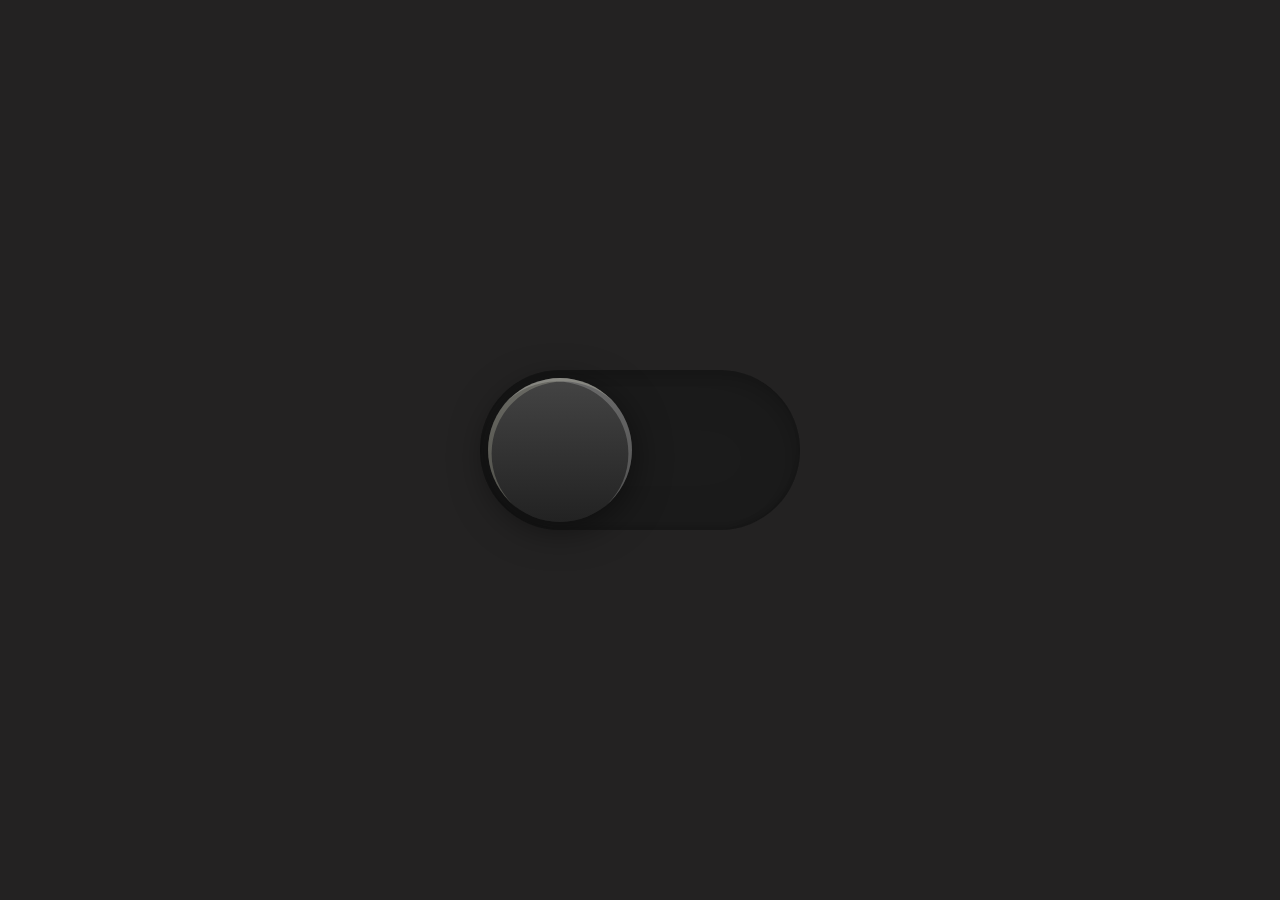
<file: Actividades-Proyectos_JavaScript/Proyecto-11_Toggle/index.html>
<!DOCTYPE html>
<html lang="es">
<head>
    <meta charset="UTF-8">
    <meta name="viewport" content="width=device-width, initial-scale=1.0">
    <link rel="stylesheet" href="./css/style.css">
    <title>Toggle</title>
</head>
<body>
    <div id="toggle">
        <i class="circulo"></i>
    </div>
    <script src="script.js"></script>
</body>
</html>
</file>
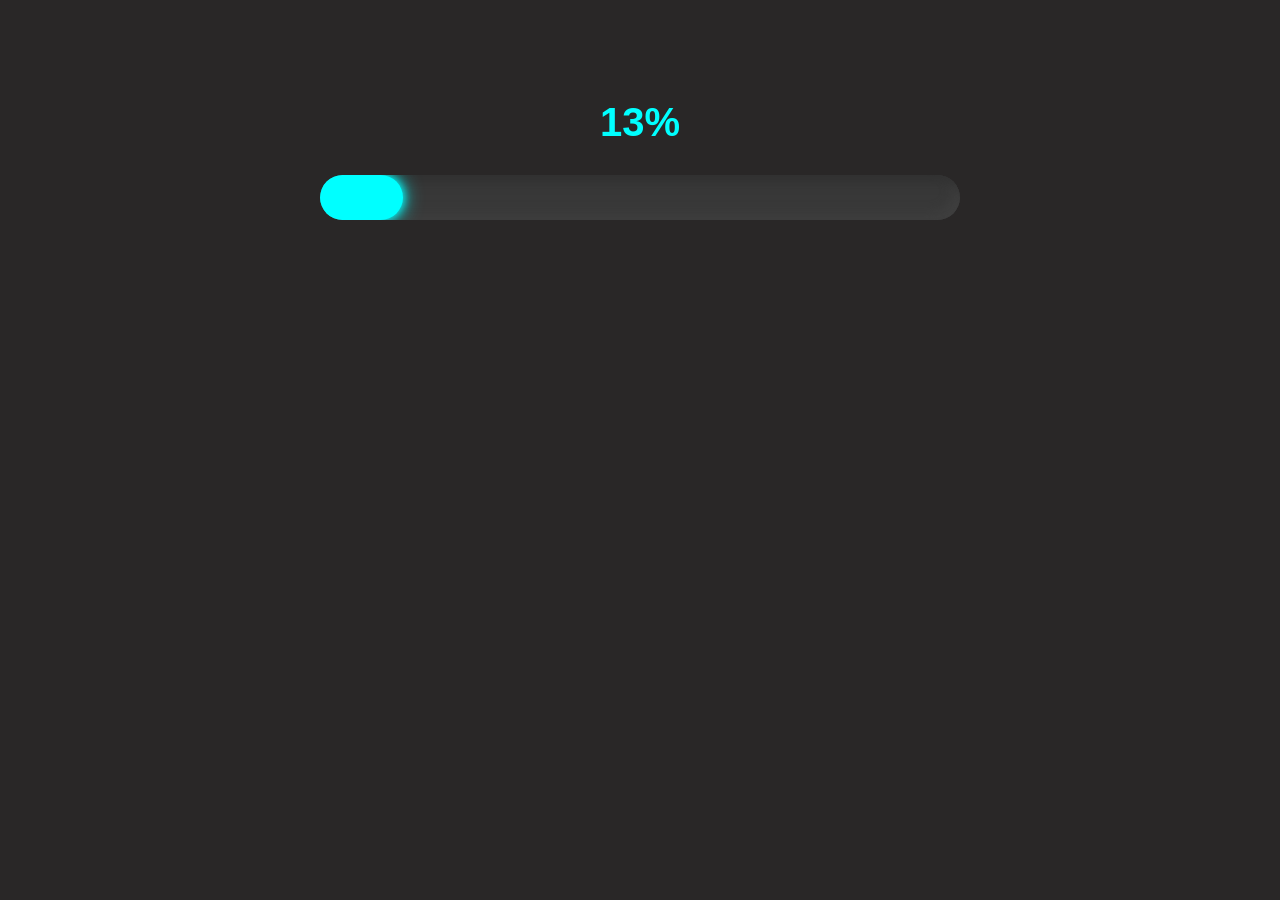
<file: Actividades-Proyectos_JavaScript/Proyecto-13_Barra_De_Progreso/index.html>
<!DOCTYPE html>
<html lang="es">
<head>
    <meta charset="UTF-8">
    <meta name="viewport" content="width=device-width, initial-scale=1.0">
    <link rel="stylesheet" href="./css/style.css">
    <title>Document</title>
</head>
<body>
    <div class="porcentaje">0</div>
    <div class="barra">
        <span class="progreso"></span>
    </div>
    
    <script src="./script.js"></script>
</body>
</html>
</file>
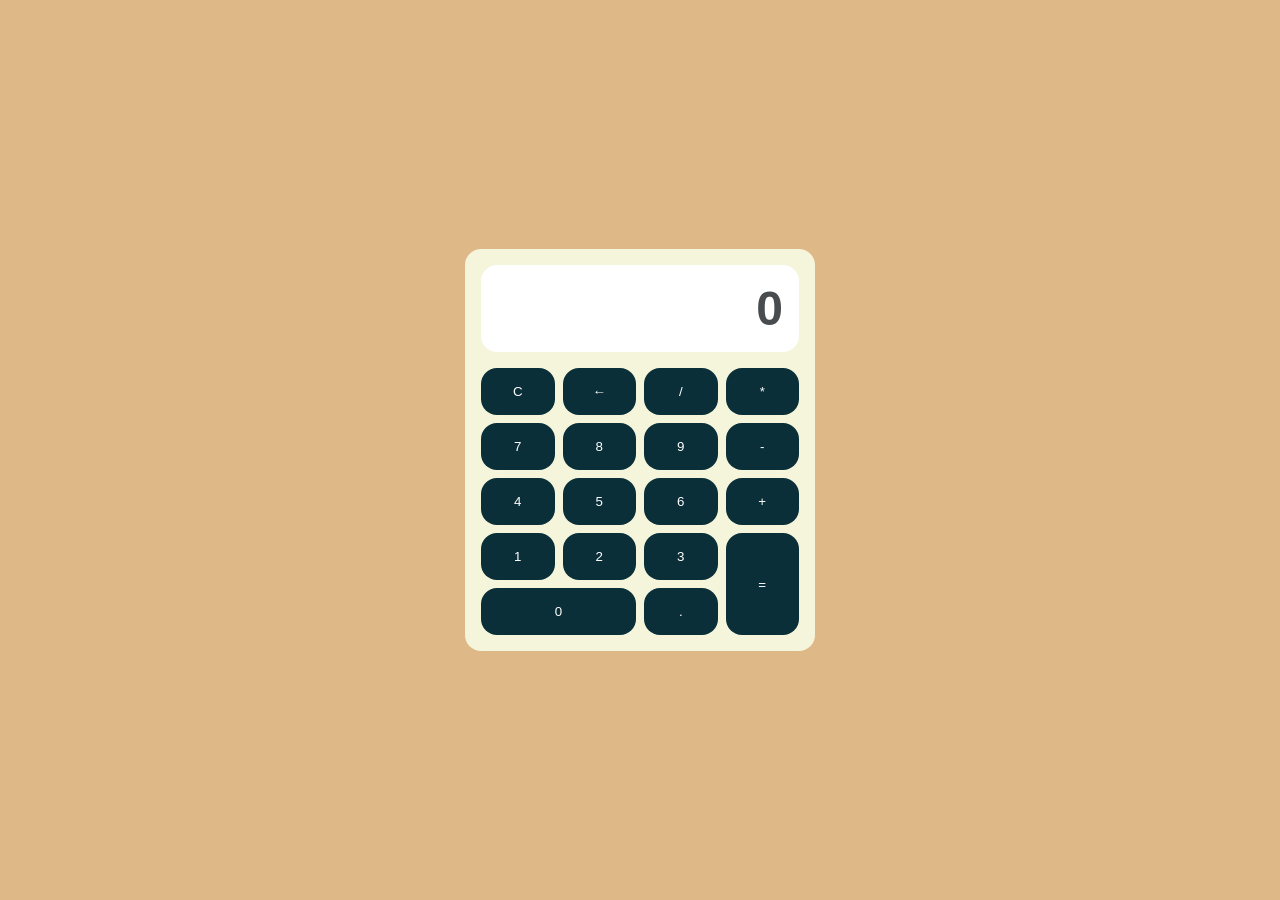
<file: Actividades-Proyectos_JavaScript/Proyecto-1_Calculadora/index.html>
<!DOCTYPE html>
<html lang="es">

<head>
    <meta charset="UTF-8">
    <meta name="viewport" content="width=device-width, initial-scale=1.0">
    <title>Calculadora</title>
    <link rel="stylesheet" href="./CSS/style.css">
</head>

<body>
    <div class="Calculadora">
        <div class="pantalla">0</div>
        <button id="limpiar" class="boton">C</button>
        <button id="borrar" class="boton">←</button>
        <button class="boton">/</button>
        <button class="boton">*</button>
        <button class="boton">7</button>
        <button class="boton">8</button>
        <button class="boton">9</button>
        <button class="boton">-</button>
        <button class="boton">4</button>
        <button class="boton">5</button>
        <button class="boton">6</button>
        <button class="boton">+</button>
        <button class="boton">1</button>
        <button class="boton">2</button>
        <button class="boton">3</button>
        <button id="igual" class="boton">=</button>
        <button id="cero" class="boton">0</button>
        <button class="boton">.</button>

    </div>
    <script src="./script.js"></script>
</body>

</html>
</file>
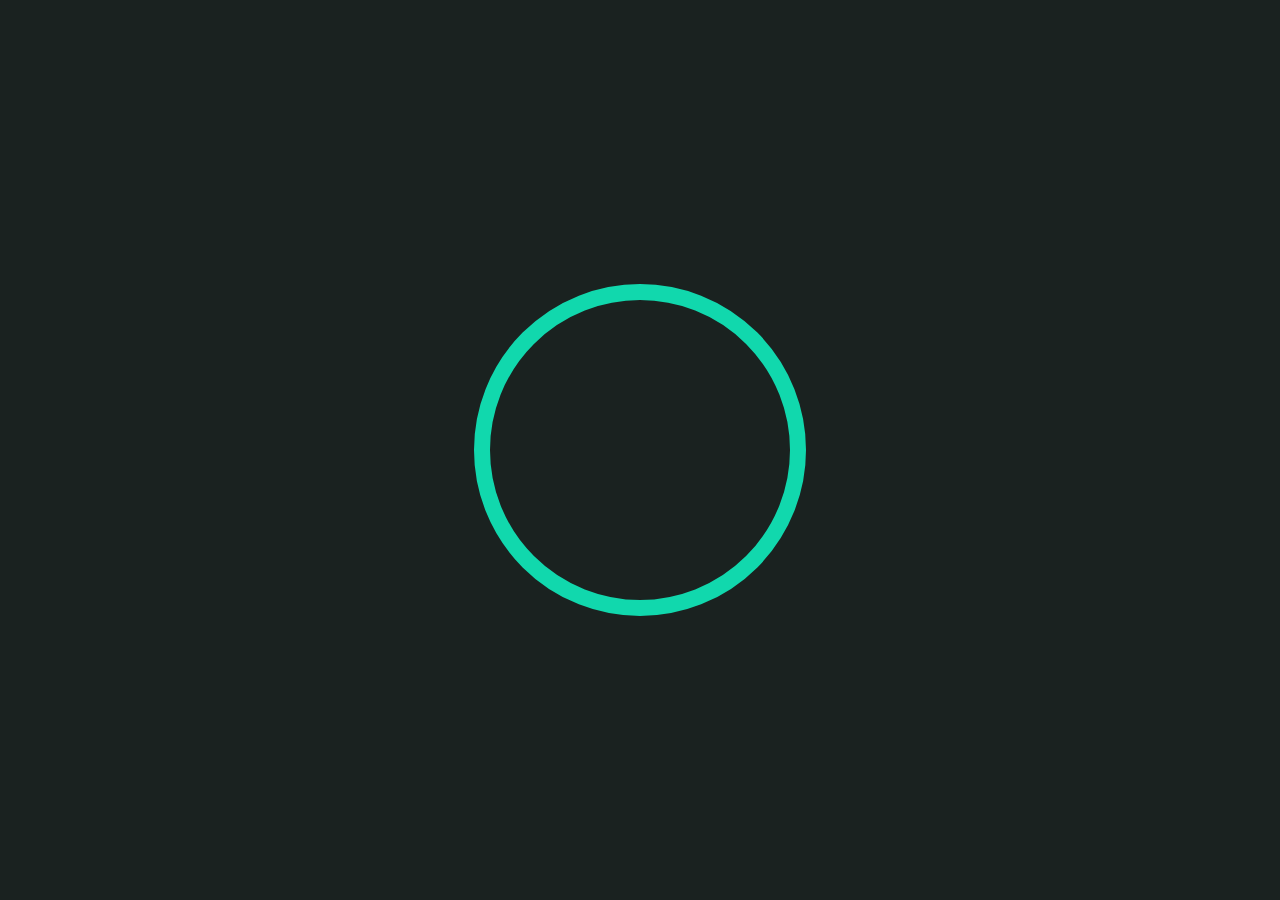
<file: Actividades-Proyectos_JavaScript/Proyecto-2_Reloj_Digital/index.html>
<!DOCTYPE html>
<html lang="es">

<head>
    <meta charset="UTF-8">
    <meta name="viewport" content="width=device-width, initial-scale=1.0">
    <title>Reloj Digital</title>
    <link rel="stylesheet" href="./css/style.css" </head>

<body>
    <div class="reloj"></div>
    <script src="./script.js"></script>
</body>

</html>
</file>
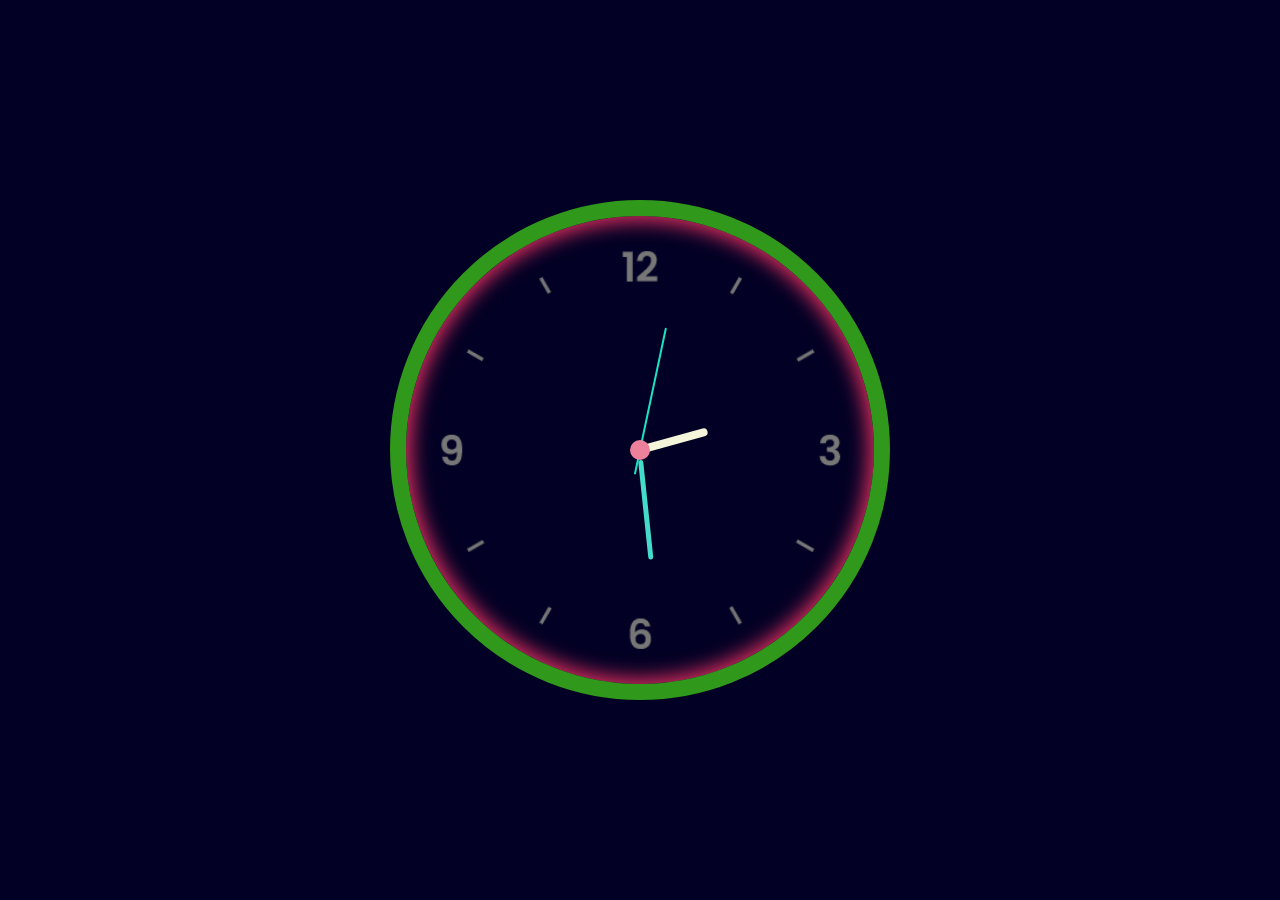
<file: Actividades-Proyectos_JavaScript/Proyecto-3_Reloj_Analogo/index.html>
<!DOCTYPE html>
<html lang="es">

<head>
    <meta charset="UTF-8">
    <meta name="viewport" content="width=device-width, initial-scale=1.0">
    <link rel="stylesheet" href="./css/style.css">
    <title>Document</title>
</head>

<body>
    <div class="reloj">
        <div class="hora"></div>
        <div class="minuto"></div>
        <div class="segundo"></div>
    </div>
    <script src="./script.js"></script>
</body>

</html>
</file>
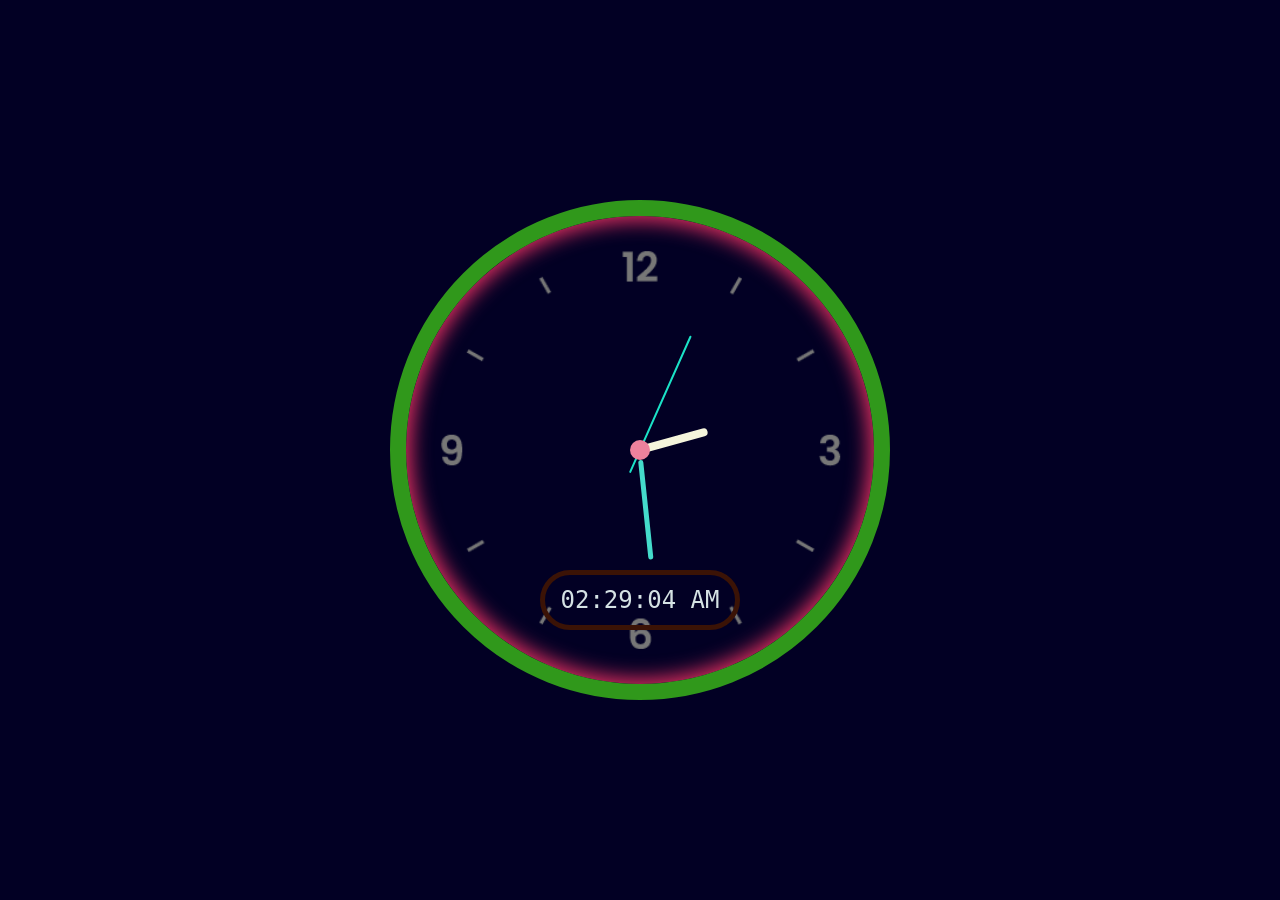
<file: Actividades-Proyectos_JavaScript/Proyecto-4_Reloj_Analogo-Digital/index.html>
<!DOCTYPE html>
<html lang="es">

<head>
    <meta charset="UTF-8">
    <meta name="viewport" content="width=device-width, initial-scale=1.0">
    <link rel="stylesheet" href="./css/style.css">
    <title>Reloj</title>
</head>

<body>
    <div class="reloj-analogo">
        <div class="hora"></div>
        <div class="minuto"></div>
        <div class="segundo"></div>
        <div class="reloj-digital"></div>
    </div>
    <script src="./script.js"></script>
</body>

</html>
</file>
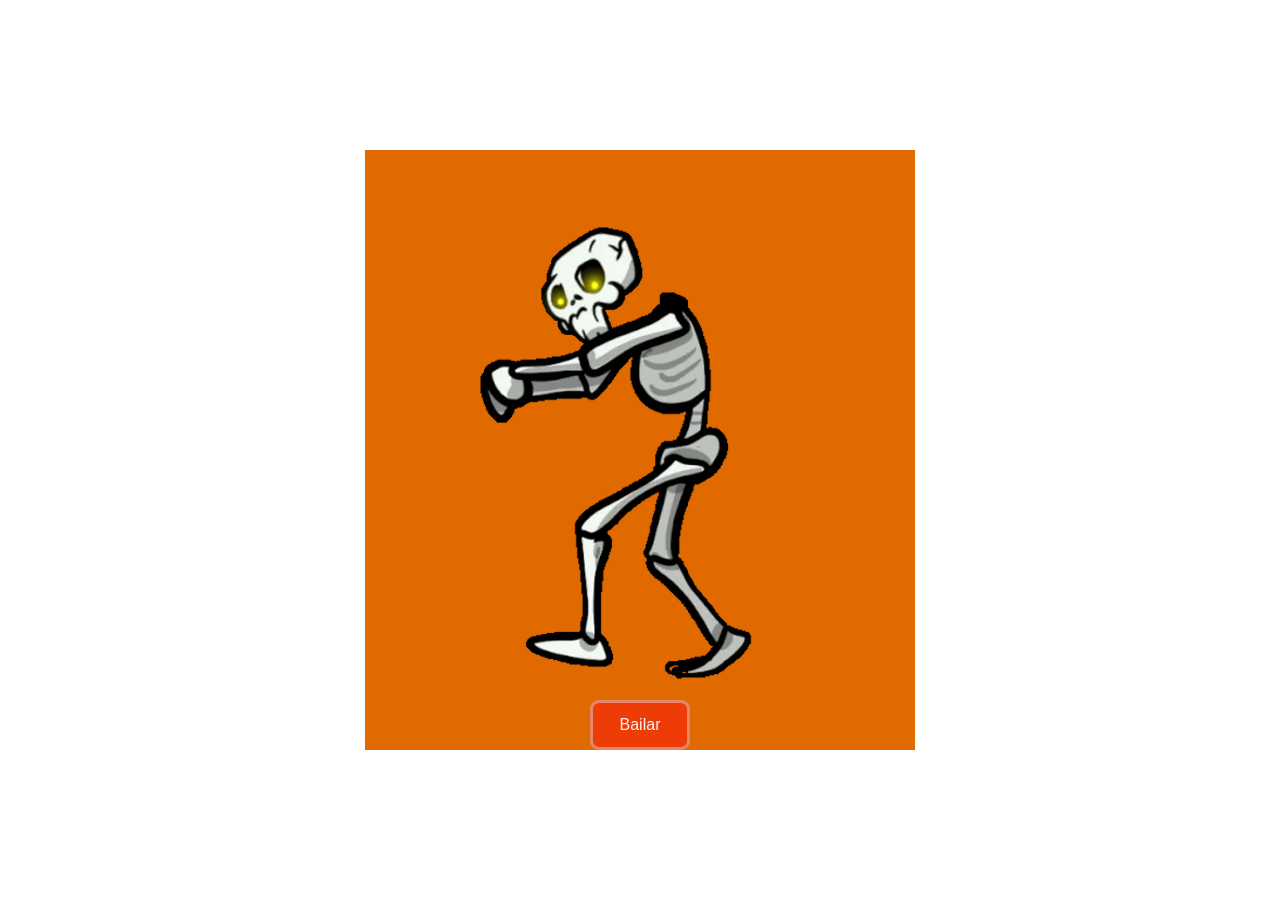
<file: Actividades-Proyectos_JavaScript/Proyecto-5_Baile/index.html>
<!DOCTYPE html>
<html lang="es">

<head>
    <meta charset="UTF-8">
    <meta name="viewport" content="width=device-width, initial-scale=1.0">
    <link rel="stylesheet" href="./css/style.css">
    <title>Baile</title>
</head>

<body>
    <div class="Baile">
        <div id="esqueletoquieto" class="esqueletoOff">
            <div class="esqueletoOnOff" onclick="bailar()">Bailar</div>
        </div>
    </div>
    <script src="./script.js"></script>
</body>

</html>
</file>
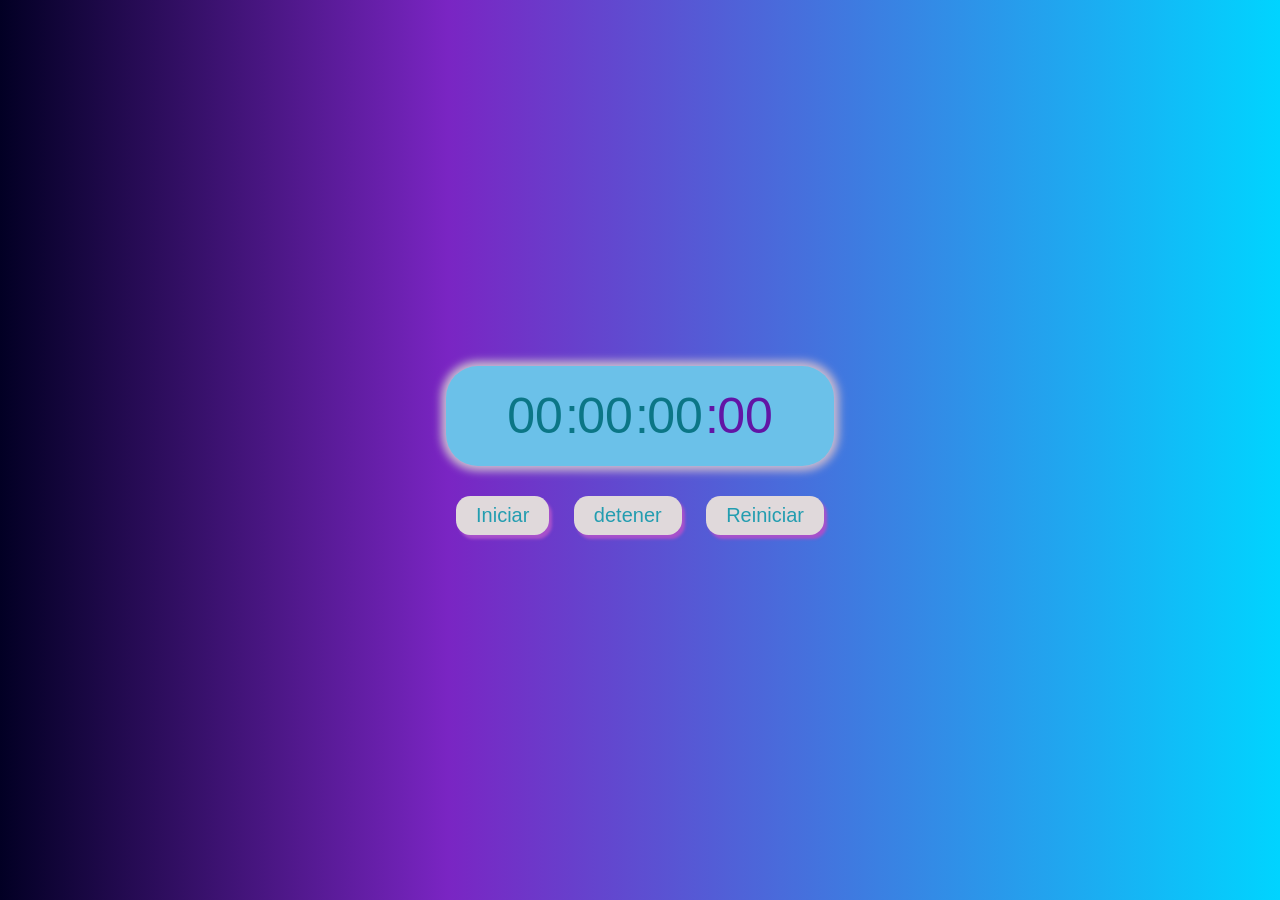
<file: Actividades-Proyectos_JavaScript/Proyecto-7_Cronometro/index.html>
<!DOCTYPE html>
<html lang="es">
<head>
    <meta charset="UTF-8">
    <meta name="viewport" content="width=device-width, initial-scale=1.0">
    <link rel="stylesheet" href="./css/style.css">
    <title>Cronometro</title>
</head>
<body>
    <div class="pantalla">
        <div class="Cronometro">
            <span class= "hora">00</span>
            <span class= "separador">:</span>
            <span class= "minuto">00</span>
            <span class= "separador">:</span>
            <span class= "segundo">00</span>
            <span class= "separador-mili">:</span>
            <span class= "milisegundo">00</span>
        </div>
        <div class="botones">
            <button class="iniciar">Iniciar</button>
            <button class="detener">detener</button>
            <button class="reiniciar">Reiniciar</button>
        </div>
    </div>
    <script src="./script.js"></script>
</body>
</html>
</file>
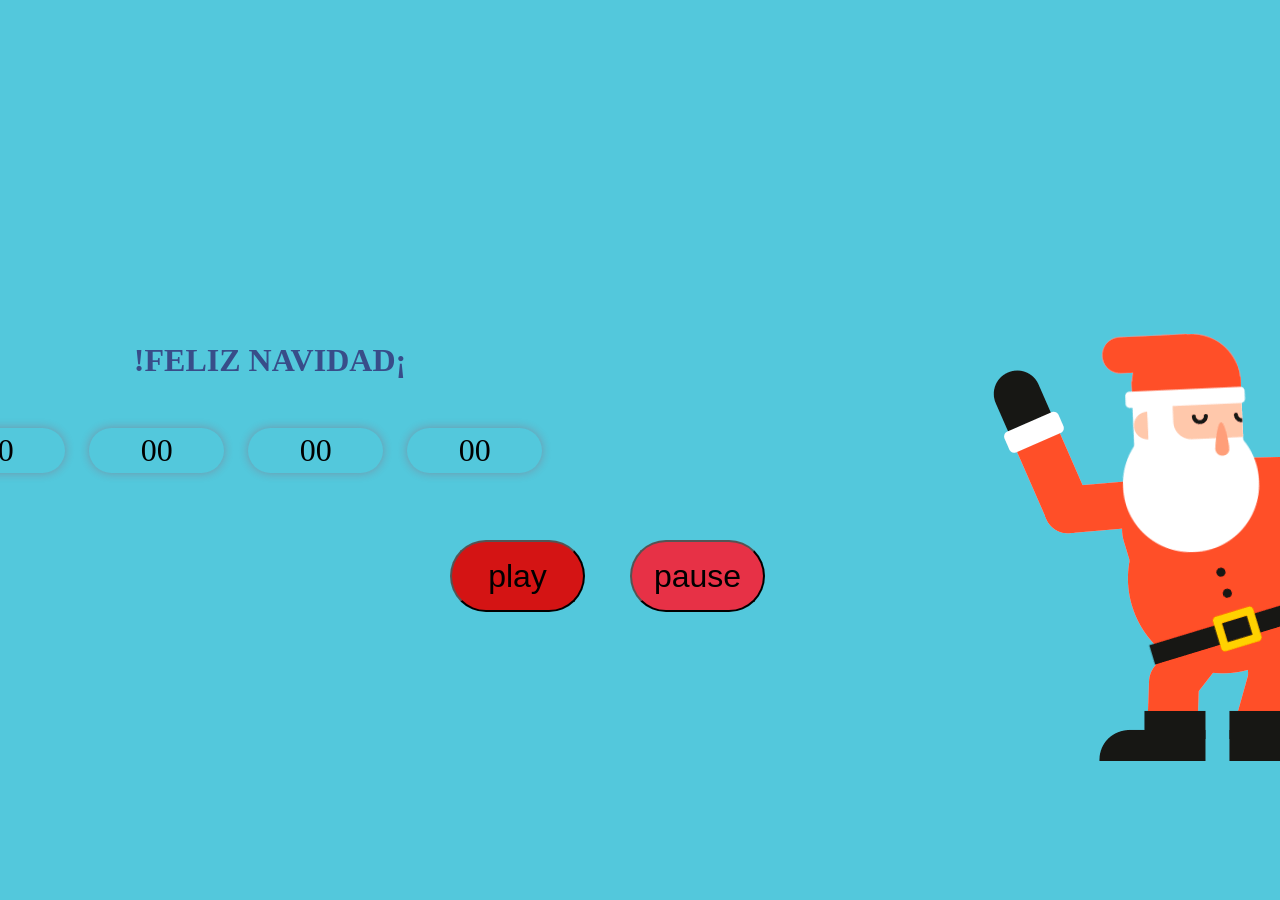
<file: Actividades-Proyectos_JavaScript/Proyecto-8_Navidad/index.html>
<!DOCTYPE html>
<html lang="es">

<head>
    <meta charset="UTF-8">
    <meta name="viewport" content="width=device-width, initial-scale=1.0">
    <title>CUENTA REGRESIVA</title>
    <link rel="stylesheet" href="./css/style.css">
</head>

<body>
    <h1 id="titulo">FALTA PARA NAVIDAD </h1>

    <div class="cont">
        <div id="cuentaRegresiva"></div>
        <div class="campo" id="dias"></div>
        <div class="campo" id="horas"></div>
        <div class="campo" id="minutos"></div>
        <div class="campo" id="segundos"></div>
        <button class="boton1" id="play" onclick="son(1)">play</button>
        <button class="boton" id="pause" onclick="son(2)">pause</button>
    </div>

    <div class="baile">
        <div class="papaOff" id="papaquieto">
        </div>
    </div>

    <script src="./script.js"></script>
</body>

</html>
</file>
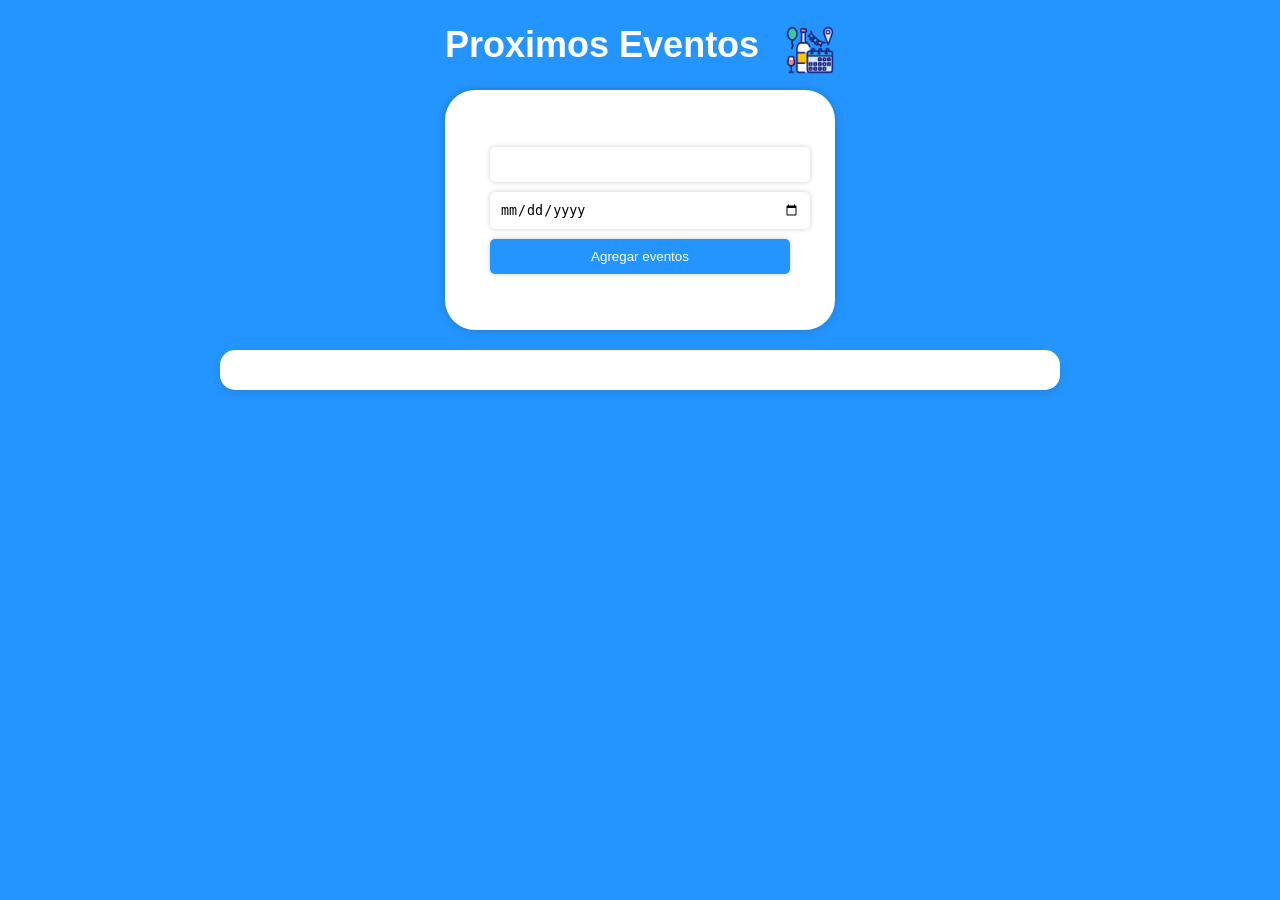
<file: Actividades-Proyectos_JavaScript/Proyecto-9_Eventos/index.html>
<!DOCTYPE html>
<html lang="en">
<head>
    <meta charset="UTF-8">
    <meta name="viewport" content="width=device-width, initial-scale=1.0">
    <title>Eventos</title>
    <link rel="stylesheet" href="./css/style.css">
</head>
<body>
    <h1 id="titulo">
        Proximos Eventos 
    </h1>

    <div class="logo">
        <img src="img/Icono.png" class="logito">
    </div>
    

    <div class="eventos">
    <div class="formulario">

        <form>
            <input type="text" id="nombreEvento" maxlength="25"/>
            <input type="date" id="fechaEvento"/>
            <input type="submit" id="agregar" value="Agregar eventos"/>

            </form>
        </div>
    </div>
    <div class="listaEventos2" id="listaEventos"    ></div>


    <script src="./script.js"></script>
</body>
</html>
</file>
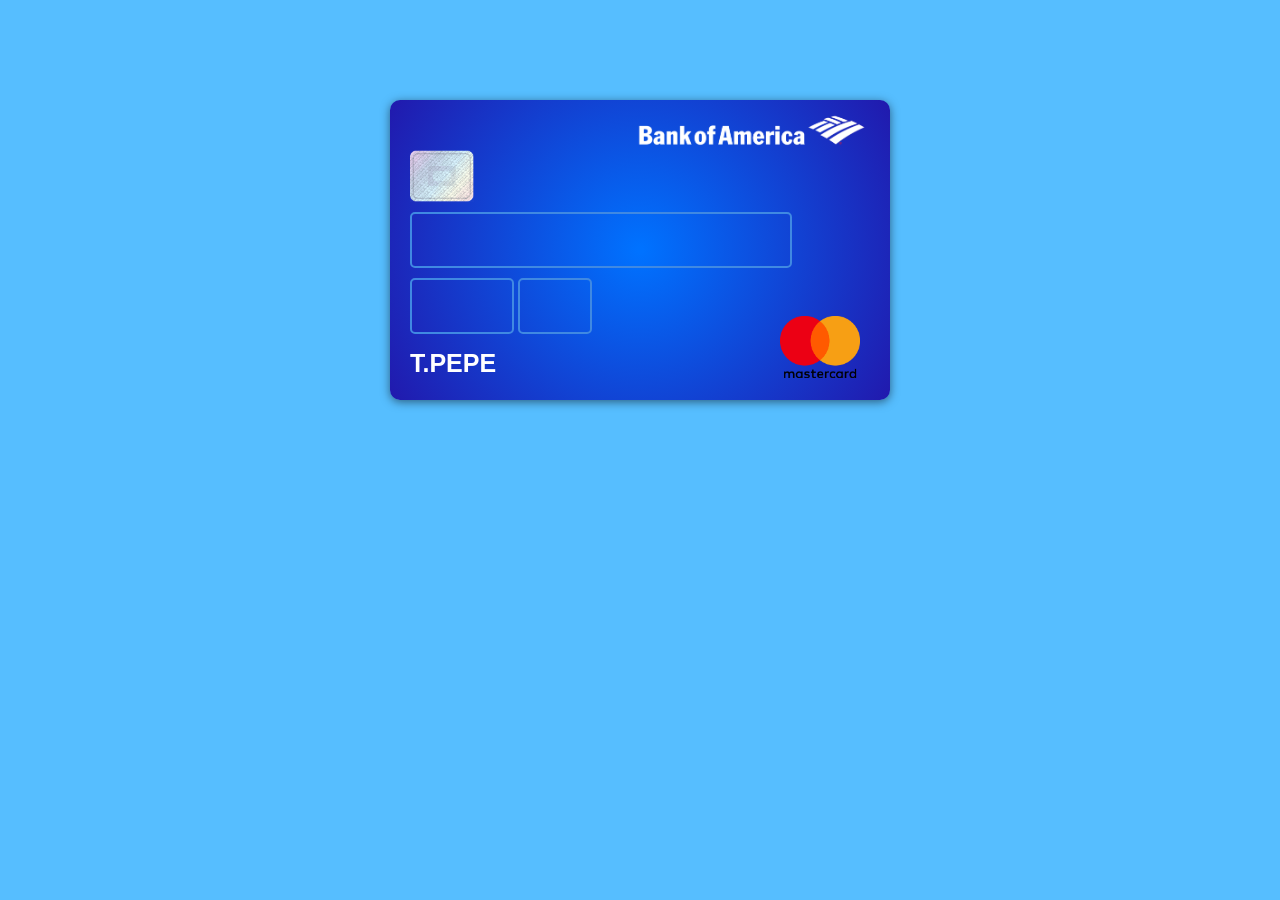
<file: Actividades-Proyectos_JavaScript/Proyecto_14/index.html>
<!DOCTYPE html>
<html lang="en">
<head>
    <meta charset="UTF-8">
    <meta name="viewport" content="width=device-width, initial-scale=1.0">
    <title>Targeta credito</title>
    <link rel="stylesheet" href="./CSS/style.css">
</head>
<body>
    
    <div id="marco">
        <div class="tarjeta">

            <div id="imagen">
                <div id="chip"></div>
                <div id="logoBanco"></div>
            </div>

            <input type="text" id="inputTarjeta">
            <input type="text" id="inputFecha">
            <input type="text" id="inputCW">
            <div class="propietario">T.PEPE</div>

            <div id="imagen2">
                <div id="masterLogo"></div>
            </div>
            
        </div>
    </div>

    <script src="./script.js"></script>

</body>
</html>
</file>
<file: Actividades-Proyectos_JavaScript/Proyecto-11_Toggle/css/style.css>
*{
    margin: 0;
    padding: 0;
    box-sizing: border-box;
}

body{
    background-color: rgb(35, 34, 34);
    display: flex;
    justify-content: center;
    align-items: center;
    flex-direction: column;
    min-height: 100vh;
    transition: 0.5s;
    &.toggleBlanco{
        background-color: rgb(255, 255, 255226);
    }
}

#toggle {
    height: 160px;
    width: 320px;
    background: #1b1b1b;
    box-shadow: inset 0 8px 60px rgba(0, 0, 0, 0.1),
                inset 0 8px 8px rgba(0, 0, 0, 0.1),
                inset 0 -4px 4px rgba(0, 0, 0, 0.1);
    position: relative;
    border: none;
    cursor: pointer;
    transition: 0.5s;
    appearance: none;
    border-radius: 160px;
    &.toggleBlanco{
        background-color: rgb(232, 235, 238);
        box-shadow: 0 2px 60px rgba(0, 0, 0, 0.1),
                inset 2px 8px rgba(255, 255, 225, 0.1),
                inset -4px 4px rgba(255, 255, 255, 0.05); 
                
        .circulo{
            left: 160px;
            box-shadow: 0 8px 20px rgba(0, 0, 0, 0.1),
                inset 4px 4px rgb(255, 255, 255),
                inset -4px 4px rgba(255, 255, 255, 1);
            background: linear-gradient(to bottom, aliceblue, #fafafa);
        }
    }
}

.circulo{
    position: absolute;
    top: 0;
    left: 0;
    width: 160px;
    height: 160px;
    content: "";
    background: linear-gradient(to bottom, #444, #222);
    border-radius: 50vh;
    transform: scale(0.9);
    transition: 0.5s;
    box-shadow: 0 8px 40px rgba(0, 0, 0, 0.5),
                inset 4px 4px rgba(255, 255, 225, 0.2),
                inset -4px 4px rgba(255, 255, 255, 0.2);

}
</file>
<file: Actividades-Proyectos_JavaScript/Proyecto-13_Barra_De_Progreso/css/style.css>
*{
    margin: 0;
    padding: 0;
    box-sizing: border-box;
}

body {
    background-color: rgb(41, 39, 39);
}

.barra {
    background-color: #383838;
    height: 45px;
    width: 50%;
    margin: 130px auto;
    box-shadow: inset 6px 6px 12px #303030,
        inset -6px -6px 12px #404040;
    overflow: hidden;
    border: none;
    border-radius: 20rem;
}

.progreso {
    height: 100%;
    width: 0;
    background-color: aqua;
    box-shadow: 0 0 10px aqua,
        0 0 20px aqua;
    display: block;
    border-radius: 20rem;
}

.porcentaje {
    font-size: 2.5rem;
    font-family: 'Gill Sans', 'Gill Sans MT', Calibri, 'Trebuchet MS', sans-serif;
    font-weight: bold;
    text-align: center;
    transform: translateY(100px);
    color: aqua;
}

body.celebracion {
    background-image: url("../img/imagenProyecto.gif");
    background-size: cover;
    background-repeat: no-repeat;
}
</file>
<file: Actividades-Proyectos_JavaScript/Proyecto-1_Calculadora/CSS/style.css>
* {
    margin: 0;
    padding: 0;
    box-sizing: border-box;
    font-family: sans-serif;
}

body {
    min-height: 100vh;
    background-color: burlywood;
    display: flex;
    justify-content: center;
    align-items: center;
}

.Calculadora {
    background-color: beige;
    color: rgb(73, 76, 78);
    display: grid;
    grid-template-columns: repeat(4, 1fr);
    width: 350px;
    padding: 1rem;
    border-radius: 1rem;
    gap: 0.5rem;
}

.pantalla {
    grid-column: 1/5;
    background-color: rgb(255, 255, 255);
    padding: 1rem;
    font-size: 3rem;
    text-align: right;
    border-radius: 1rem;
    font-weight: 600;
    margin-bottom: 0.5rem;
}

.boton {
    background-color: rgb(10, 47, 56);
    color: white;
    border: 0;
    padding: 1rem;
    font-size: 1;
    display: flex;
    justify-content: center;
    align-items: center;
    border-radius: 1rem;
    cursor: pointer;
}

.boton:hover {
    background-color: saddlebrown;
}

#cero {
    grid-column: span 2;
}

#igual {
    grid-row: span 2;
}

#igual:hover {
    background-color: rgb(132, 167, 227);
}
</file>
<file: Actividades-Proyectos_JavaScript/Proyecto-2_Reloj_Digital/css/style.css>
body {
    margin: 0;
    min-height: 100vh;
    display: grid;
    justify-content: center;
    align-items: center;
    background-color: rgb(26, 34, 32);
}

.reloj {
    border: 1rem solid rgb(17, 216, 173);
    width: 300px;
    height: 300px;
    display: flex;
    justify-content: center;
    align-items: center;
    border-radius: 50vh;
    font-family: monospace;
    font-size: 3rem;
    color: rgb(17, 216, 173);
}
</file>
<file: Actividades-Proyectos_JavaScript/Proyecto-3_Reloj_Analogo/css/style.css>
* {
    margin: 0;
    padding: 0;
    box-sizing: border-box;
}

body {
    display: flex;
    align-items: center;
    justify-content: center;
    min-height: 100vh;
    background-color: rgb(2, 0, 36);
}

.reloj {
    width: 500px;
    height: 500px;
    display: flex;
    justify-content: center;
    align-items: center;
    background-image: url("../img/RelojFondo.png");
    background-size: cover;
    border: 1rem solid rgb(48, 152, 27);
    border-radius: 50vh;
    box-shadow: inset 0px 0px 20px 5px rgb(227, 47, 96);
}

.reloj::before {
    content: '';
    position: absolute;
    width: 20px;
    height: 20px;
    background: rgb(237, 129, 156);
    border-radius: 50vh;
    z-index: 10000;
}

.hora {
    width: 140px;
    height: 140px;
}

.minuto {
    width: 220px;
    height: 220px;
}

.segundo {
    width: 250px;
    height: 250px;
}

.hora::before {
    content: '';
    position: absolute;
    width: 8px;
    height: 70px;
    background: beige;
    z-index: 10;
    border-radius: 50vh;
}

.minuto::before {
    content: '';
    position: absolute;
    width: 5px;
    height: 100px;
    background: rgb(68, 219, 203);
    z-index: 11;
    border-radius: 50vh;
}

.segundo::before {
    content: '';
    position: absolute;
    width: 1.8px;
    height: 150px;
    background: rgb(27, 226, 199);
    z-index: 11;
    border-radius: 50vh;
}

.hora,
.minuto,
.segundo {
    display: flex;
    justify-content: center;
    position: absolute;
    border-radius: 50vh;
}
</file>
<file: Actividades-Proyectos_JavaScript/Proyecto-4_Reloj_Analogo-Digital/css/style.css>
* {
    margin: 0;
    padding: 0;
    box-sizing: border-box;
}

body {
    display: flex;
    align-items: center;
    justify-content: center;
    min-height: 100vh;
    background-color: rgb(2, 0, 36);
}

.reloj-analogo {
    width: 500px;
    height: 500px;
    display: flex;
    justify-content: center;
    align-items: center;
    background-image: url("../img/RelojFondo.png");
    background-size: cover;
    border: 1rem solid rgb(48, 152, 27);
    border-radius: 50vh;
    box-shadow: inset 0px 0px 20px 5px rgb(227, 47, 96);
}

.reloj-analogo::before {
    content: '';
    position: absolute;
    width: 20px;
    height: 20px;
    background: rgb(237, 129, 156);
    border-radius: 50vh;
    z-index: 10000;
}

.hora {
    width: 140px;
    height: 140px;
}

.minuto {
    width: 220px;
    height: 220px;
}

.segundo {
    width: 250px;
    height: 250px;
}

.hora::before {
    content: '';
    position: absolute;
    width: 8px;
    height: 70px;
    background: beige;
    z-index: 10;
    border-radius: 50vh;
}

.minuto::before {
    content: '';
    position: absolute;
    width: 5px;
    height: 100px;
    background: rgb(68, 219, 203);
    z-index: 11;
    border-radius: 50vh;
}

.segundo::before {
    content: '';
    position: absolute;
    width: 1.8px;
    height: 150px;
    background: rgb(27, 226, 199);
    z-index: 11;
    border-radius: 50vh;
}

.hora,
.minuto,
.segundo {
    display: flex;
    justify-content: center;
    position: absolute;
    border-radius: 50vh;
}

.reloj-digital {
    border: 5px solid rgb(59, 19, 6);
    width: 200px;
    height: 60px;
    display: flex;
    justify-content: center;
    align-items: center;
    border-radius: 50px;
    font-family: monospace;
    font-size: 1.5rem;
    color: rgb(213, 226, 228);
    position: absolute;
    /* el elemento se posicionará de forma absoluta en relación con su contenedor */
    bottom: 30%;
    /* se utiliza para establecer la distancia entre el borde inferior del elemento y el borde inferior del contenedor */
    left: 50%;
    margin-left: -100px;
}
</file>
<file: Actividades-Proyectos_JavaScript/Proyecto-5_Baile/css/style.css>
* {
    margin: 0;
    padding: 0;
    box-sizing: border-box;
}

body {
    align-items: center;
    justify-content: center;
    display: flex;
    min-height: 100vh;
}

.esqueletoOff {
    width: 550px;
    height: 600px;
    background-color: rgb(225, 106, 0);
    display: flex;
    align-items: end;
    justify-content: center;
    background-image: url("../img/ImagenEstatica.png")
}

.esqueletoOff.on {
    background-image: url("../img/ImagenMovimiento.gif");
}

.esqueletoOnOff {
    width: 100px;
    height: 50px;
    background-color: rgb(238, 60, 6);
    border-radius: 1vh;
    border: 0.2rem solid rgb(229, 135, 107);
    position: fixed;
    color: rgb(247, 242, 240);
    align-items: center;
    justify-content: center;
    display: flex;
    font-family: 'Trebuchet MS', 'Lucida Sans Unicode', 'Lucida Grande', 'Lucida Sans', Arial, sans-serif;
}

.esqueletoOnOff:hover {
    background: rgb(63, 94, 251);
    background: radial-gradient(circle, rgba(63, 94, 251, 1) 0%, rgba(252, 70, 107, 1) 100%);
    cursor: pointer;
}
</file>
<file: Actividades-Proyectos_JavaScript/Proyecto-7_Cronometro/css/style.css>
* {
    margin: 0;
    padding: 0;
    box-sizing: border-box;
    font-family: 'Franklin Gothic Medium', 'Arial Narrow', Arial, sans-serif;
   
}

body {
    min-height: 100vh;
    min-width: 100vh;
    display: flex;
    align-items: center;
    justify-content: center;
    background: rgb(2,0,36);
background: linear-gradient(90deg, rgba(2,0,36,1) 0%, rgba(122,37,195,1) 35%, rgba(0,212,255,1) 100%);

}

.pantalla {
    user-select: none;
  
}

.pantalla .Cronometro {
    height: 100px;
    background: #6bc1e9;
    display: flex;
    align-items: center;
    justify-content: center;
    border-radius: 2rem;
    box-shadow: 0px 0px 8px 5px #c9bacf;
    border: none;
}

.pantalla .Cronometro span {
    width: 60px;
    text-align: center;
    font-size: 50px;
    font-weight: 520;
    color: rgb(11, 118, 134);

}
.Cronometro span.separador,
.Cronometro span.separador-mili{
    width: 10px;
}
.Cronometro span.hora{
    width: 60px; 

}
.Cronometro span.separador-mili,
.Cronometro span.milisegundo{
    color: #6215a5;
}
.pantalla .botones{
    text-align: center;
    margin-top: 30px;

}
.botones button{
    padding: 8px 20px;
    outline: none;
    border: none;
    margin:0px 10px;
    color: rgb(35, 157, 176);
    background: #e0d9db;
    font-size: 20px;
    font-weight: 500;
    border-radius: 0.9rem;
    cursor:pointer;
    box-shadow: 3px 4px 3px 0px #a851cb;

}
.botones button.on {
    pointer-events: none;
    opacity: 0.7;
    
}
</file>
<file: Actividades-Proyectos_JavaScript/Proyecto-8_Navidad/css/style.css>
* {
    margin: 0;
    padding: 0;
    box-sizing: border-box;
    background-color: rgb(83, 200, 220);
}

body {
    align-items: center;
    justify-content: center;
    display: flex;
    min-height: 100vh;
}



#titulo {
    color: rgb(56, 77, 137);
    position: relative;
    top: -10vh;
    left: -6vh;
}

.campo {
    margin: 10px;
    position: relative;
    display: inline-flex;
    align-items: center;
    justify-content: center;
    left: -60vh;
    width: 15vh;
    height: 5vh;
    border-radius: 3rem;
    font-size: 2rem;
    box-shadow: 0 0 10px rgba(198, 28, 45, 0.3);
}


.papaOff {
    position: fixed;
    top: 30vh;
    width: 650px;
    height: 600px;
    left: 100vh;
    background-image: url("../img/papaNoel1.png");
    background-repeat: no-repeat;

}

.papaOff.on {
    background-image: url("../img/papaNoel.gif");
    background-repeat: no-repeat;
}

#play{
    color: rgb(0, 0, 0);
    position: fixed;
    top: 60vh;
    left: 50vh;
    width: 15vh;
    height: 8vh;
    border-radius: 3rem;
    font-size: 2rem;
    cursor: pointer;
    background-color: rgb(255, 255, 255);
}
#pause{
    color: rgb(0, 0, 0);
    position: fixed;
    top: 60vh;
    left: 70vh;
    width: 15vh;
    height: 8vh;
    border-radius: 3rem;
    font-size: 2rem;
    cursor: pointer;
    background-color: rgb(249, 247, 247);
}

h1{
    position: relative;
    top:200px;
    left:350px;
}

.esti{
    position: relative;
    top:210px;
    left: 240px;
}


#pause.on {
    background-color: rgb(231, 49, 70);
}

#play.on {
    background-color: rgb(212, 20, 20);
}

#pause:hover.on {
    color: rgb(143, 28, 28);
    background-color: rgb(175, 67, 177);
}

#play:hover.on {
    color: rgb(185, 30, 30);
    background-color: rgb(175, 67, 177);
}
</file>
<file: Actividades-Proyectos_JavaScript/Proyecto-9_Eventos/css/style.css>
body {
 
    background-color: rgb(36, 149, 255);
    font-family: Arial, sans-serif;
    }
  
  h1 {
    position: relative;
    right: 3%;
    color: white;
    font-size: 36px;
    text-align: center;
    font-family: 'Gill Sans', 'Gill Sans MT', Calibri, 'Trebuchet MS', sans-serif;
}

.logo {
  position: absolute;
  display: flex;
  width: 50px;
  height: 50px;
  left: 780px;
  top: 25px;
  margin-left: 5px; /* Adjust the margin as needed */
}
  
  .formulario {
    align-content: center;
    margin: 20px auto;
    height: 150px;
    width: 300px;
    padding: 45px;
    background-color: #fff;
    border-radius: 30px;
    box-shadow: 0 0 10px rgba(0, 0, 0, 0.2);
    overflow: auto; 
  }

  
  .listaEventos2 {
    background-color: white;
    border-radius: 15px;
    box-shadow: 0 4px 8px rgba(0, 0, 0, 0.1);
    margin: 20px auto;
    max-width: 800px;
    padding: 20px;
    transition: background-color 0.3s ease;
}

  
  .listaEventos2:hover {
    background-color: beige;
  }

  input[type="text"],
  input[type="date"],
  input[type="submit"] {
    display: block;
    margin: 10px 0;
    padding: 10px;
    width: 100%;
    border: none;
    border-radius: 5px;
    box-shadow: 0 0 5px rgba(0, 0, 0, 0.2);
  }
  
  input[type="submit"] {
    background-color: rgb(36, 149, 255);
    color: #fff;
    cursor: pointer;
  }
  

  .evento {
    background-color: white;
    border-radius: 15px;
    box-shadow: 0 4px 8px rgba(0, 0, 0, 0.1);
    padding: 20px;
    margin: 0 auto;
    margin-bottom: 10px;
    transition: background-color 0.3s ease;
    display: flex;
    width: 90%;
    justify-content: space-between;
    position: relative;
    border: 2px solid rgb(20, 2, 2);

}


.evento:hover {
    background-color: #e0b3a4;
}

.dia {
    align-items: baseline;
    display: flex;
    font-family: 'Gill Sans', 'Gill Sans MT', Calibri, 'Trebuchet MS', sans-serif;

}

.diasFaltantes {
    position: absolute;
    color: rgb(17, 228, 17);
    left: 10%;
    font-size: 24px;
    font-weight: bold;
    margin-right: 5px;
    vertical-align: text-top;
    font-family: 'Gill Sans', 'Gill Sans MT', Calibri, 'Trebuchet MS', sans-serif;
}


.texto {
    position: absolute;
    left: 7.5%;
    top: 50%;
    font-size: 18px;
    font-family: 'Gill Sans', 'Gill Sans MT', Calibri, 'Trebuchet MS', sans-serif;
}

.nombreEvento,
.fechaEvento,
.acciones {
    margin-top: 10px;
    font-family: 'Gill Sans', 'Gill Sans MT', Calibri, 'Trebuchet MS', sans-serif;
    overflow: hidden;
    text-overflow: ellipsis;
    white-space: nowrap;
}

.nombreEvento {
  position: absolute;
  left: 25%;
  font-size: 20px;
  color: #333;
  overflow: hidden;
  text-overflow: ellipsis;
  white-space: nowrap;
  flex-grow: 1;
}

.fechaEvento {
  position: absolute;
  left: 60%;
  font-size: 16px;
  color: #555;
  margin-right: 10px;
  font-family: 'Gill Sans', 'Gill Sans MT', Calibri, 'Trebuchet MS', sans-serif;
  overflow: hidden;
  text-overflow: ellipsis;
  white-space: nowrap;
}

.acciones {
    margin-top: 15px;
  }

.eliminar {
    background-color: #37ad33;
    color: #fff;
    cursor: pointer;
    border: none;
    padding: 15px 12px;
    border-radius: 5px;
    font-size: 14px;
    transition: background-color 0.3s ease;
}

.eliminar:hover {
    background-color: #c21717;
}
</file>
<file: Actividades-Proyectos_JavaScript/Proyecto_14/CSS/style.css>
*{
    margin: 0;
    padding: 0;
    box-sizing: content-box;
}

body {
    font-family: 'Franklin Gothic Medium', 'Arial Narrow', Arial, sans-serif;
    background-color: rgb(86, 190, 255);
}

#imagen {
    display: flex;
    margin-top: -20px;
    justify-content: space-between;
}

#chip {
    background-image: url("../IMG/chip___876567867f169bd___.png");
    width: 68px;
    height: 52px;
    background-size: cover;
    margin-top: 60px;
}

#logoBanco {
    background-image: url("../IMG/logobanco___496567867f18729___.png");
    width: 250px;
    height: 40px;
    background-size: cover;
    margin-left: 160px;
    margin-top: 20px;
}

.tarjeta {
    display: block;
    width: 500px;
    height: 300px;
    border-radius: 10px;
    padding: 10px 20px 0 20px;
    box-sizing: border-box;
    background: rgb(0, 114, 255);
    background: radial-gradient(circle,
        rgba(0, 114, 255, 1) 1%,
        rgba(33, 25, 173, 1) 100%);
    margin: 100px auto;
    box-shadow: 0 2px 10px rgba(0, 0, 0, 0.5);
}

.tarjeta input{
    font-size: 28px;
    padding: 10px;
    border: solid 2px rgb(64, 137, 226);
    color: white;
    border-radius: 5px;
    background-color: transparent;
    margin-top: 10px;
    outline: none;
}

.tarjeta #inputTarjeta::before{
    content: "Card Number";
    position: relative;
    width: 100px;
    height: 100px;
}

.propietario{
    display: grid;
    color: white;
    font-weight: bold;
    font-size: 25px;
    padding-top: 15px;
}

.tarjeta #inputFecha{
    width: 80px;
}

.tarjeta #inputCW{
    width: 50px;
}

#imagen2{
    display: flex;
    align-items: end;
}

#masterLogo{
    background-image: url("../IMG/master___30656785fa0f433___.png");
    width: 80px;
    height: 62px;
    background-size: cover;
    margin: -77px 0px 0px 370px;
}
</file>
